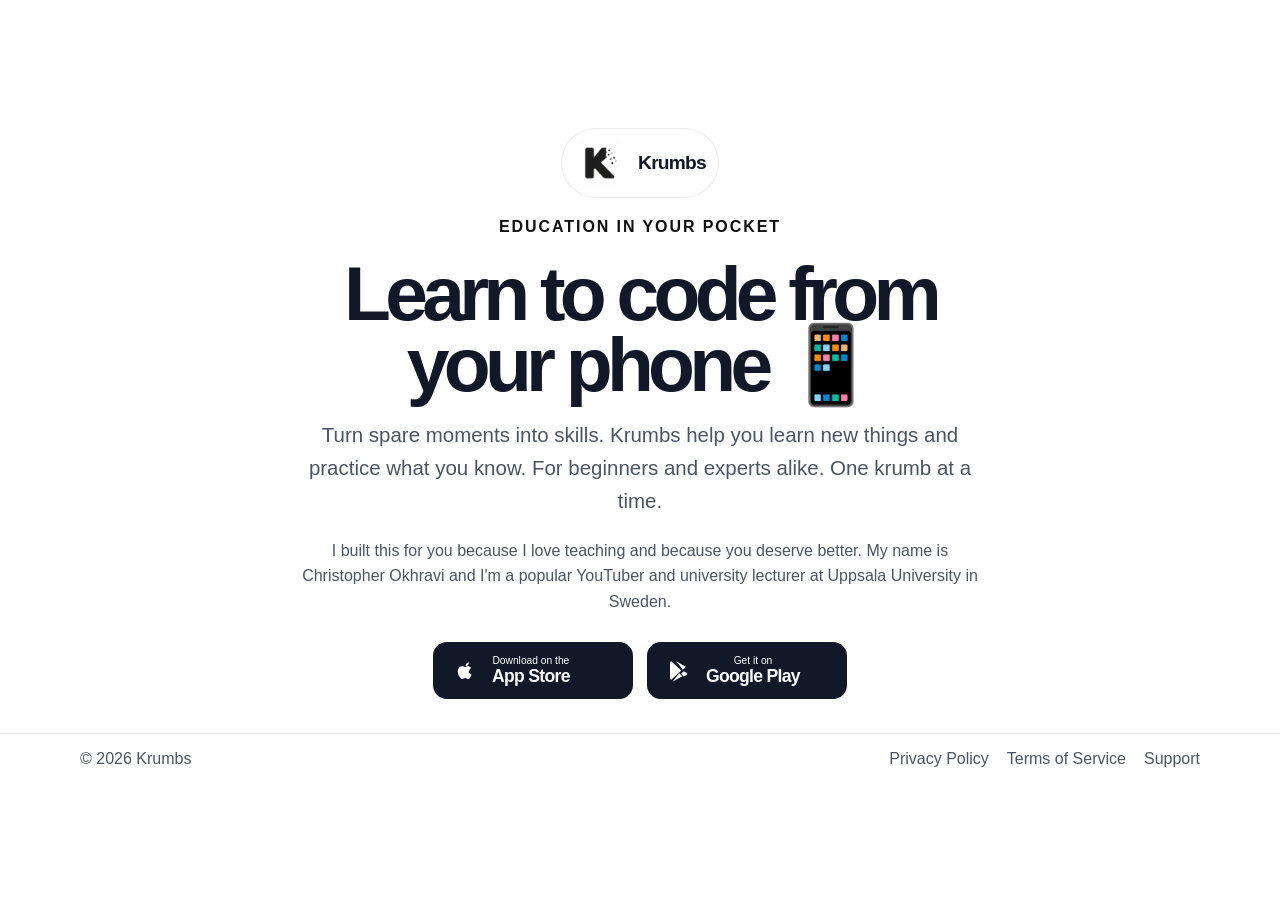
<file: index.html>
<!DOCTYPE html>
<html lang="en">

<head>
    <meta charset="UTF-8" />
    <meta name="viewport" content="width=device-width, initial-scale=1.0" />
    <meta name="description"
        content="Krumbs helps students learn programming through short, engaging lessons that build confidence one small win at a time." />
    <title>Krumbs — Learn programming one small win at a time</title>
    <link rel="icon" type="image/png" sizes="32x32" href="/favicon-32x32.png" />
    <link rel="icon" type="image/png" sizes="16x16" href="/favicon-16x16.png" />
    <link rel="shortcut icon" href="/favicon-32x32.png" />
    <link rel="apple-touch-icon" sizes="180x180" href="/apple-touch-icon.png" />
    <link rel="stylesheet" href="styles.css" />
</head>

<body>
    <div class="page-shell">
        <header class="site-header">
            <div class="container brand-row" aria-label="Krumbs home">
                <a href="/" class="brand" aria-label="Krumbs home">
                    <img src="app_icon.png" alt="Krumbs app icon" class="brand__logo" />
                    <span class="brand__name">Krumbs</span>
                </a>
            </div>
        </header>

        <main>
            <section class="hero">
                <div class="container hero__inner">
                    <div class="hero__content">
                        <!-- <p class="eyebrow">Learning that fits in your pocket</p> -->
                        <p class="eyebrow">Education in your pocket</p>
                        <h1>Learn to code from your phone 📱</h1>
                        <p class="hero__text">
                            <!-- A few seconds here and there is all you need. -->
                            Turn spare moments into skills.
                            Krumbs help you learn new things and practice what you know.
                            For beginners and experts alike.
                            One krumb at a time.
                        </p>
                        <!-- <p class="hero__text">One krumb at a time.</p> -->
                        <p class="hero__small-text">
                            I built this for you because I love teaching and because you deserve better. My name is Christopher Okhravi and I'm a popular YouTuber and university lecturer at Uppsala University in Sweden.
                            <!-- Built with a love for teaching by popular YouTuber and university lecturer Christopher Okhravi (Ph.D.). -->
                        </p>
                        <div class="store-buttons" aria-label="Download Krumbs">
                            <a class="store-button store-button--apple" href="https://example.com/app-store"
                                target="_blank" rel="noreferrer" aria-label="Download on the App Store">
                                <span class="store-button__icon" aria-hidden="true">
                                    <svg viewBox="0 0 24 24" role="img" aria-hidden="true" focusable="false">
                                        <path
                                            d="M15.34 12.1c0-2.1 1.74-3.1 1.82-3.15-1-1.47-2.55-1.67-3.1-1.7-1.32-.13-2.58.78-3.25.78-.67 0-1.7-.76-2.79-.74-1.43.02-2.76.83-3.49 2.11-1.49 2.58-.38 6.39 1.06 8.47.71 1.03 1.56 2.18 2.68 2.14 1.08-.04 1.49-.7 2.8-.7 1.31 0 1.68.7 2.82.68 1.17-.02 1.91-1.05 2.61-2.09.82-1.2 1.16-2.37 1.18-2.43-.03-.01-2.23-.86-3.34-2.57ZM13.98 6.04c.56-.68.94-1.62.84-2.57-.81.03-1.8.54-2.39 1.22-.53.61-1 1.59-.88 2.51.94.07 1.88-.46 2.43-1.16Z"
                                            fill="currentColor" />
                                    </svg>
                                </span>
                                <span class="store-button__text">
                                    <span class="store-button__label">Download on the</span>
                                    <span class="store-button__name">App Store</span>
                                </span>
                            </a>
                            <a class="store-button store-button--google" href="https://example.com/google-play"
                                target="_blank" rel="noreferrer" aria-label="Get it on Google Play">
                                <span class="store-button__icon" aria-hidden="true">
                                    <svg viewBox="0 0 24 24" role="img" aria-hidden="true" focusable="false">
                                        <path
                                            d="M3.22 2.25 13.3 11.5 3.22 20.75A1.5 1.5 0 0 1 2 19.53V3.72a1.5 1.5 0 0 1 1.22-1.47ZM14.9 10.7l2.96-2.87-9.39-5.33 6.43 8.2Zm3.6 3.09-2.72-1.54-2.77 2.6 2.77 2.6 2.72-1.54a1.66 1.66 0 0 0 .8-1.06 1.66 1.66 0 0 0-.8-1.06ZM4.78 22.54l9.39-5.33-2.96-2.87-6.43 8.2Z"
                                            fill="currentColor" />
                                    </svg>
                                </span>
                                <span class="store-button__text">
                                    <span class="store-button__label">Get it on</span>
                                    <span class="store-button__name">Google Play</span>
                                </span>
                            </a>
                        </div>
                    </div>

                </div>
            </section>
        </main>

        <footer class="site-footer">
            <div class="container footer__inner">
                <p class="footer__note">© 2026 Krumbs</p>
                <nav class="footer__nav" aria-label="Footer links">
                    <a href="/privacy">Privacy Policy</a>
                    <a href="/terms">Terms of Service</a>
                    <a href="/support">Support</a>
                </nav>
            </div>
        </footer>
    </div>
</body>

</html>
</file>
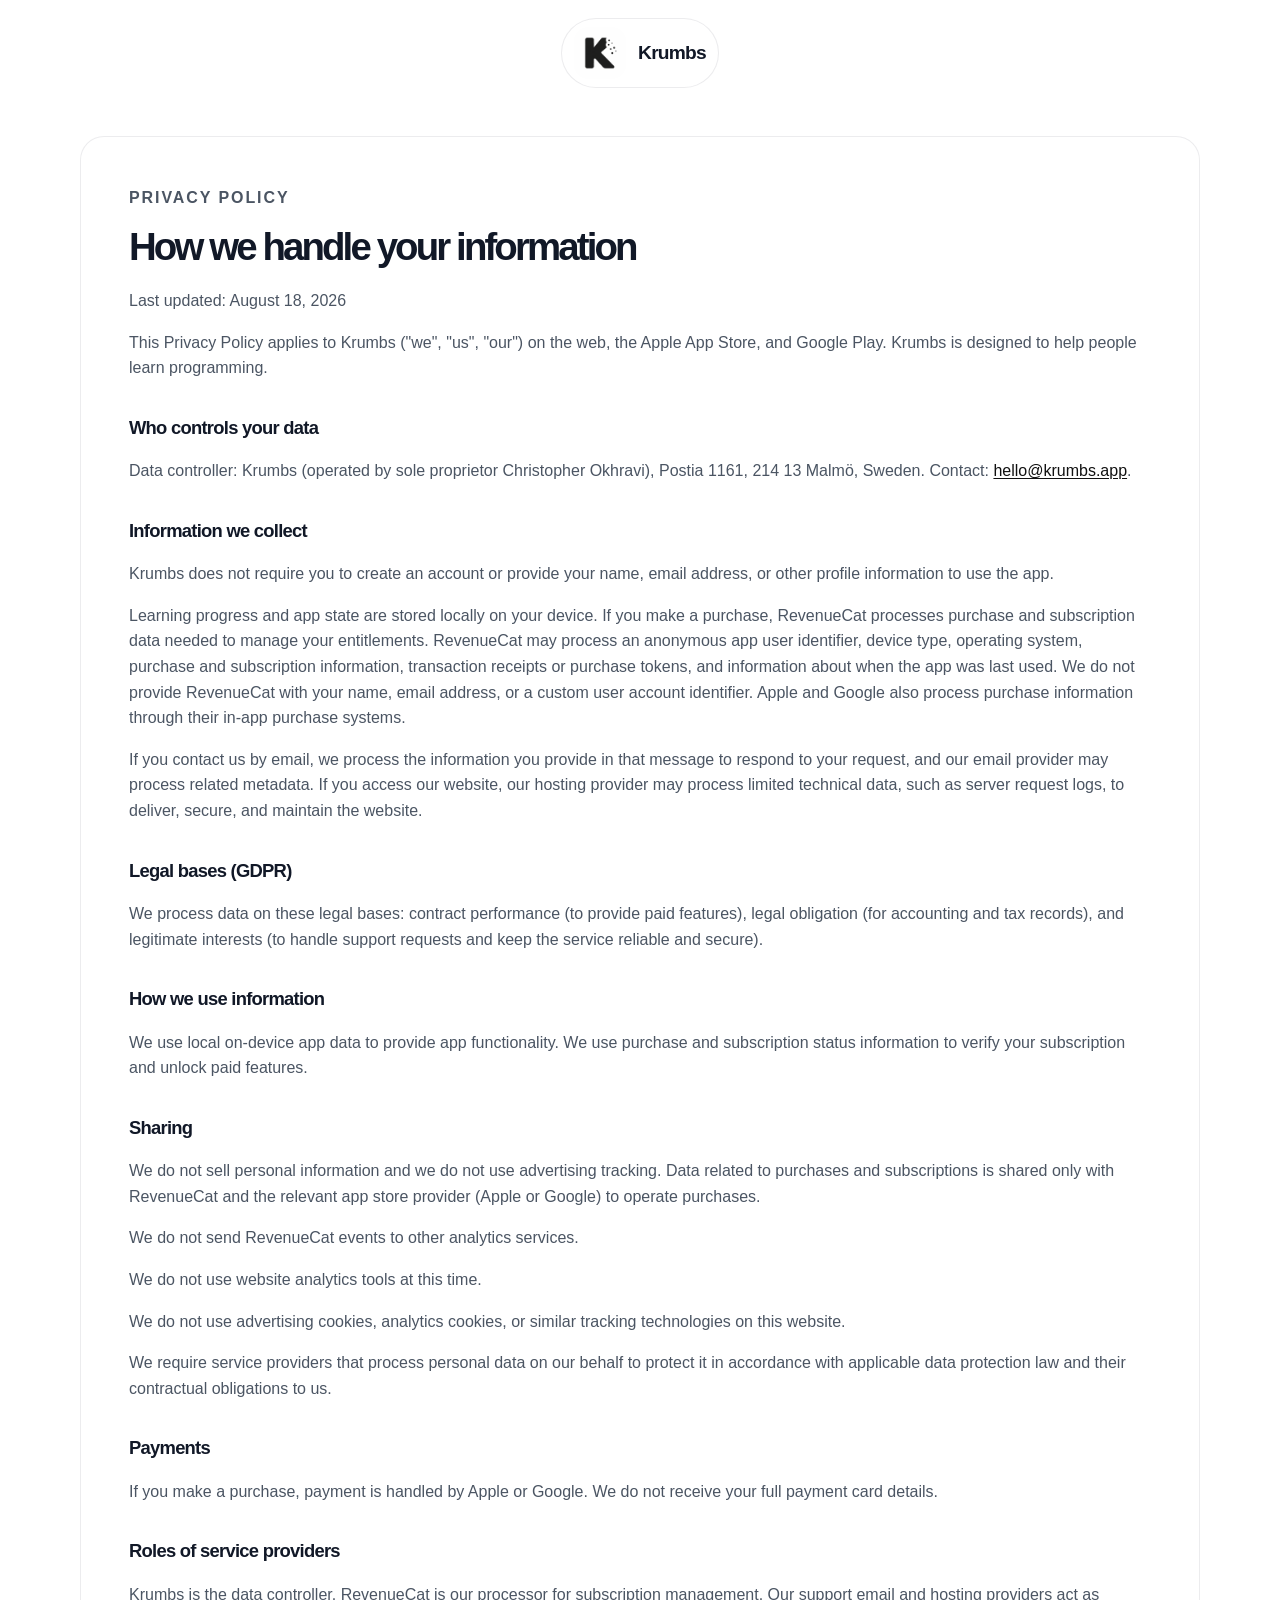
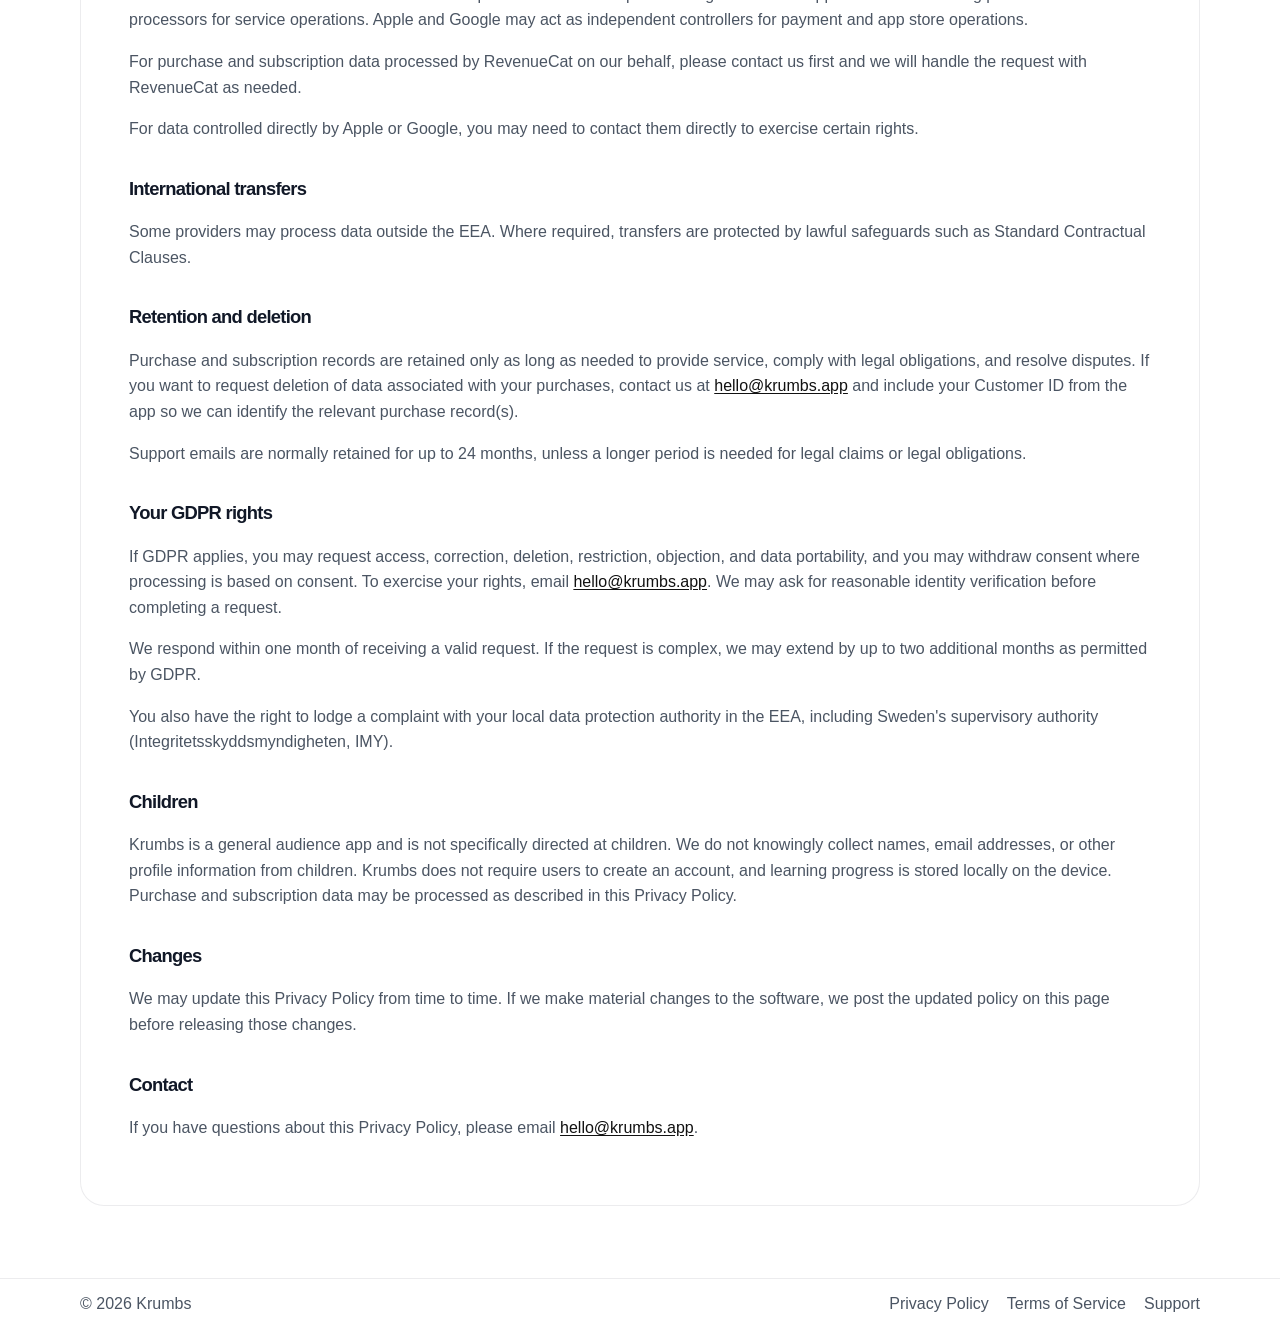
<file: privacy/index.html>
<!DOCTYPE html>
<html lang="en">

<head>
    <meta charset="UTF-8" />
    <meta name="viewport" content="width=device-width, initial-scale=1.0" />
    <meta name="description"
        content="Krumbs privacy policy. Learn how we handle your information and what data the app collects." />
    <title>Privacy Policy | Krumbs</title>
    <link rel="icon" type="image/png" sizes="32x32" href="/favicon-32x32.png" />
    <link rel="icon" type="image/png" sizes="16x16" href="/favicon-16x16.png" />
    <link rel="shortcut icon" href="/favicon.ico" />
    <link rel="apple-touch-icon" sizes="180x180" href="/apple-touch-icon.png" />
    <link rel="stylesheet" href="/styles.css" />
</head>

<body>
    <div class="page-shell">
        <header class="site-header">
            <div class="container brand-row">
                <a href="/" class="brand" aria-label="Krumbs home">
                    <img src="/app_icon.png" alt="Krumbs app icon" class="brand__logo" />
                    <span class="brand__name">Krumbs</span>
                </a>
            </div>
        </header>

        <main class="policy-page">
            <div class="container">
                <article class="content-card">
                    <header class="page-header">
                        <p class="eyebrow">Privacy Policy</p>
                        <h1>How we handle your information</h1>
                    </header>

                    <p>Last updated: August 18, 2026</p>

                    <p>
                        This Privacy Policy applies to Krumbs ("we", "us", "our") on the web, the Apple App
                        Store, and Google Play. Krumbs is designed to help people learn programming.
                    </p>

                    <h2>Who controls your data</h2>
                    <p>
                        Data controller: Krumbs (operated by sole proprietor Christopher Okhravi), Postia 1161,
                        214 13 Malmö, Sweden.
                        Contact: <a href="mailto:hello@krumbs.app">hello@krumbs.app</a>.
                    </p>

                    <h2>Information we collect</h2>
                    <p>
                        Krumbs does not require you to create an account or provide your name, email address, or other
                        profile information to use the app.
                    </p>
                    <p>
                        Learning progress and app state are stored locally on your device.
                        If you make a purchase, RevenueCat processes purchase and subscription data needed to manage
                        your
                        entitlements.
                        RevenueCat may process an anonymous app user identifier, device type, operating system, purchase
                        and subscription information, transaction receipts or purchase tokens, and information about
                        when the app was last used. We do not provide RevenueCat with your name, email address, or a
                        custom user account identifier.
                        Apple and Google also process purchase information through their in-app
                        purchase systems.
                    </p>
                    <p>
                        If you contact us by email, we process the information you provide in that message to respond to your request, and our email provider may process related metadata. If you access our website, our hosting provider may process limited technical data, such as server request logs, to deliver, secure, and maintain the website.
                    </p>

                    <h2>Legal bases (GDPR)</h2>
                    <p>
                        We process data on these legal bases:
                        contract performance (to provide paid features), legal obligation (for accounting and tax
                        records), and legitimate interests (to handle support requests and keep the service
                        reliable and secure).
                    </p>

                    <h2>How we use information</h2>
                    <p>
                        We use local on-device app data to provide app functionality. We use purchase and
                        subscription status information to verify your subscription and unlock paid features.
                    </p>

                    <h2>Sharing</h2>
                    <p>
                        We do not sell personal information and we do not use advertising tracking. Data related
                        to purchases and subscriptions is shared only with RevenueCat and the relevant app store
                        provider (Apple or Google) to operate purchases.
                    </p>
                    <p>
                        We do not send RevenueCat events to other analytics services.
                    </p>
                    <p>We do not use website analytics tools at this time.</p>
                    <p>
                        We do not use advertising cookies, analytics cookies, or similar tracking technologies on
                        this website.
                    </p>
                    <p>
                        We require service providers that process personal data on our behalf to protect it in
                        accordance with applicable data protection law and their contractual obligations to us.
                    </p>

                    <h2>Payments</h2>
                    <p>
                        If you make a purchase, payment is handled by Apple or Google. We do not receive your full
                        payment card details.
                    </p>

                    <h2>Roles of service providers</h2>
                    <p>
                        Krumbs is the data controller. RevenueCat is our processor for subscription management.
                        Our support email and hosting providers act as processors for service operations. Apple
                        and Google may act as independent controllers for payment
                        and app store operations.
                    </p>
                    <p>
                        For purchase and subscription data processed by RevenueCat on our behalf, please contact
                        us first and we will handle the request with RevenueCat as needed.
                    </p>
                    <p>
                        For data controlled directly by Apple or Google, you may need to contact them directly to
                        exercise certain rights.
                    </p>

                    <h2>International transfers</h2>
                    <p>
                        Some providers may process data outside the EEA. Where required, transfers are protected
                        by lawful safeguards such as Standard Contractual Clauses.
                    </p>

                    <h2 id="data-deletion">Retention and deletion</h2>
                    <p>
                        Purchase and subscription records are retained only as long as needed to provide service,
                        comply with legal obligations, and resolve disputes. If you want to request deletion of
                        data associated with your purchases, contact us at
                        <a href="mailto:hello@krumbs.app">hello@krumbs.app</a> and include your Customer ID from the app so we can identify the relevant purchase record(s).
                    </p>
                    <p>
                        Support emails are normally retained for up to 24 months, unless a longer period is needed
                        for legal claims or legal obligations.
                    </p>

                    <h2>Your GDPR rights</h2>
                    <p>
                        If GDPR applies, you may request access, correction, deletion, restriction, objection, and
                        data portability, and you may withdraw consent where processing is based on consent.
                        To exercise your rights, email <a href="mailto:hello@krumbs.app">hello@krumbs.app</a>.
                        We may ask for reasonable identity verification before completing a request.
                    </p>
                    <p>
                        We respond within one month of receiving a valid request. If the request is complex, we
                        may extend by up to two additional months as permitted by GDPR.
                    </p>
                    <p>
                        You also have the right to lodge a complaint with your local data protection authority in
                        the EEA, including Sweden's supervisory authority (Integritetsskyddsmyndigheten, IMY).
                    </p>


                    <h2>Children</h2>
                    <p>
                        Krumbs is a general audience app and is not specifically directed at children. We do not knowingly collect names, email addresses, or other profile information from children. Krumbs does not require users to create an account, and learning progress is stored locally on the device. Purchase and subscription data may be processed as described in this Privacy Policy.
                    </p>

                    <h2>Changes</h2>
                    <p>
                        We may update this Privacy Policy from time to time. If we make material changes to the
                        software, we
                        post the updated policy on this page before releasing those changes.
                    </p>

                    <h2>Contact</h2>
                    <p>
                        If you have questions about this Privacy Policy, please email
                        <a href="mailto:hello@krumbs.app">hello@krumbs.app</a>.
                    </p>
                </article>
            </div>
        </main>

        <footer class="site-footer">
            <div class="container footer__inner">
                <p class="footer__note">© 2026 Krumbs</p>
                <nav class="footer__nav" aria-label="Footer links">
                    <a href="/privacy">Privacy Policy</a>
                    <a href="/terms">Terms of Service</a>
                    <a href="/support">Support</a>
                </nav>
            </div>
        </footer>
    </div>
</body>

</html>
</file>
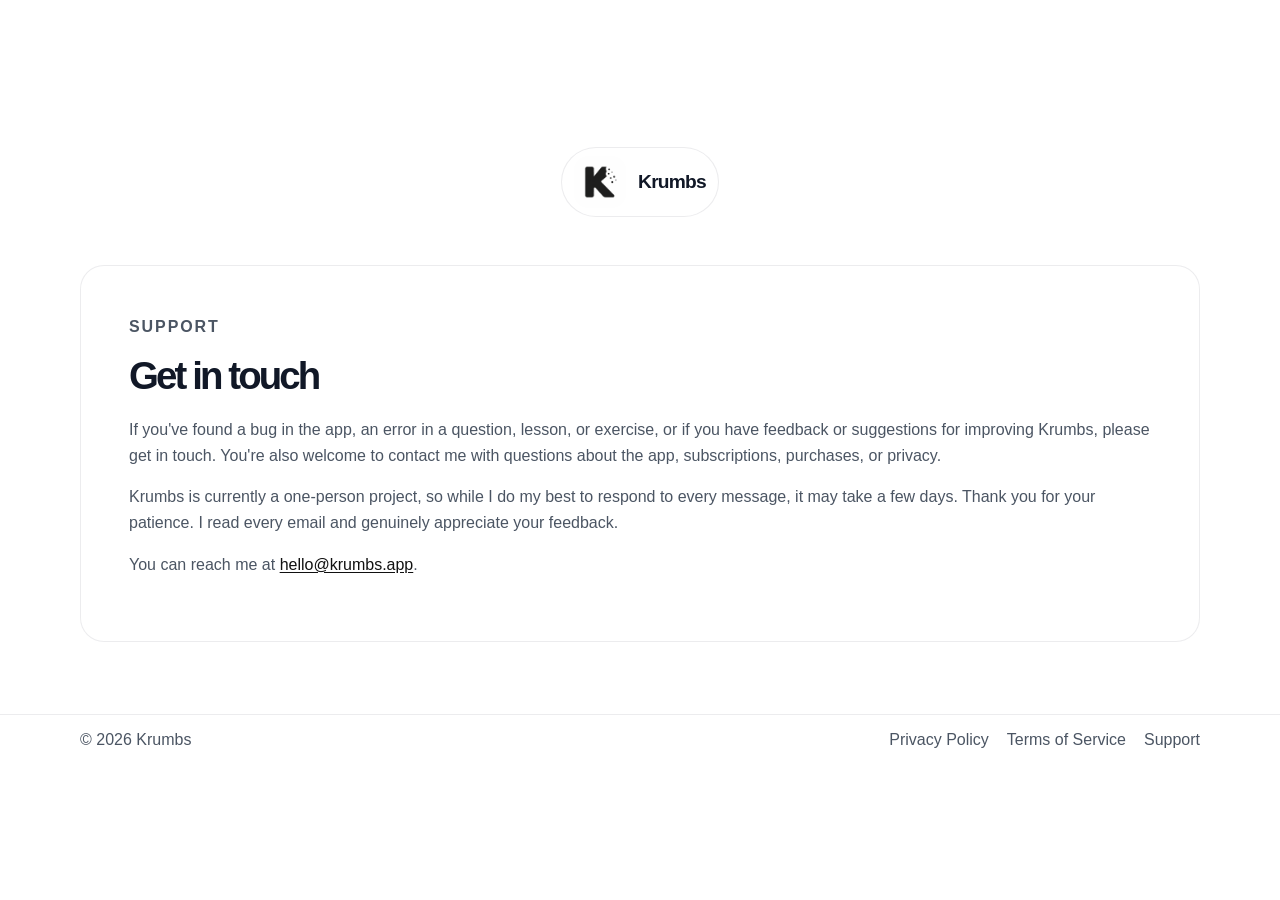
<file: support/index.html>
<!DOCTYPE html>
<html lang="en">

<head>
    <meta charset="UTF-8" />
    <meta name="viewport" content="width=device-width, initial-scale=1.0" />
    <meta name="description"
        content="Get support from Krumbs. Email us for questions, bug reports, feedback, and help with the app." />
    <title>Support | Krumbs</title>
    <link rel="icon" type="image/png" sizes="32x32" href="/favicon-32x32.png" />
    <link rel="icon" type="image/png" sizes="16x16" href="/favicon-16x16.png" />
    <link rel="shortcut icon" href="/favicon.ico" />
    <link rel="apple-touch-icon" sizes="180x180" href="/apple-touch-icon.png" />
    <link rel="stylesheet" href="/styles.css" />
</head>

<body>
    <div class="page-shell">
        <header class="site-header">
            <div class="container brand-row">
                <a href="/" class="brand" aria-label="Krumbs home">
                    <img src="/app_icon.png" alt="Krumbs app icon" class="brand__logo" />
                    <span class="brand__name">Krumbs</span>
                </a>
            </div>
        </header>

        <main class="policy-page">
            <div class="container">
                <article class="content-card">
                    <header class="page-header">
                        <p class="eyebrow">Support</p>
                        <h1>Get in touch</h1>
                    </header>

                    <p>If you've found a bug in the app, an error in a question, lesson, or exercise, or if you have
                        feedback or suggestions for improving Krumbs, please get in touch. You're also welcome to contact me with questions about the app, subscriptions, purchases, or
                        privacy.</p>
                    <p>Krumbs is currently a one-person project, so while I do my best to respond to every message, it
                        may take a few days. Thank you for your patience. I read every email and genuinely appreciate your feedback.</p>
                    <p>You can reach me at <a href="mailto:hello@krumbs.app">hello@krumbs.app</a>.</p>

                </article>
            </div>
        </main>

        <footer class="site-footer">
            <div class="container footer__inner">
                <p class="footer__note">© 2026 Krumbs</p>
                <nav class="footer__nav" aria-label="Footer links">
                    <a href="/privacy">Privacy Policy</a>
                    <a href="/terms">Terms of Service</a>
                    <a href="/support">Support</a>
                </nav>
            </div>
        </footer>
    </div>
</body>

</html>
</file>
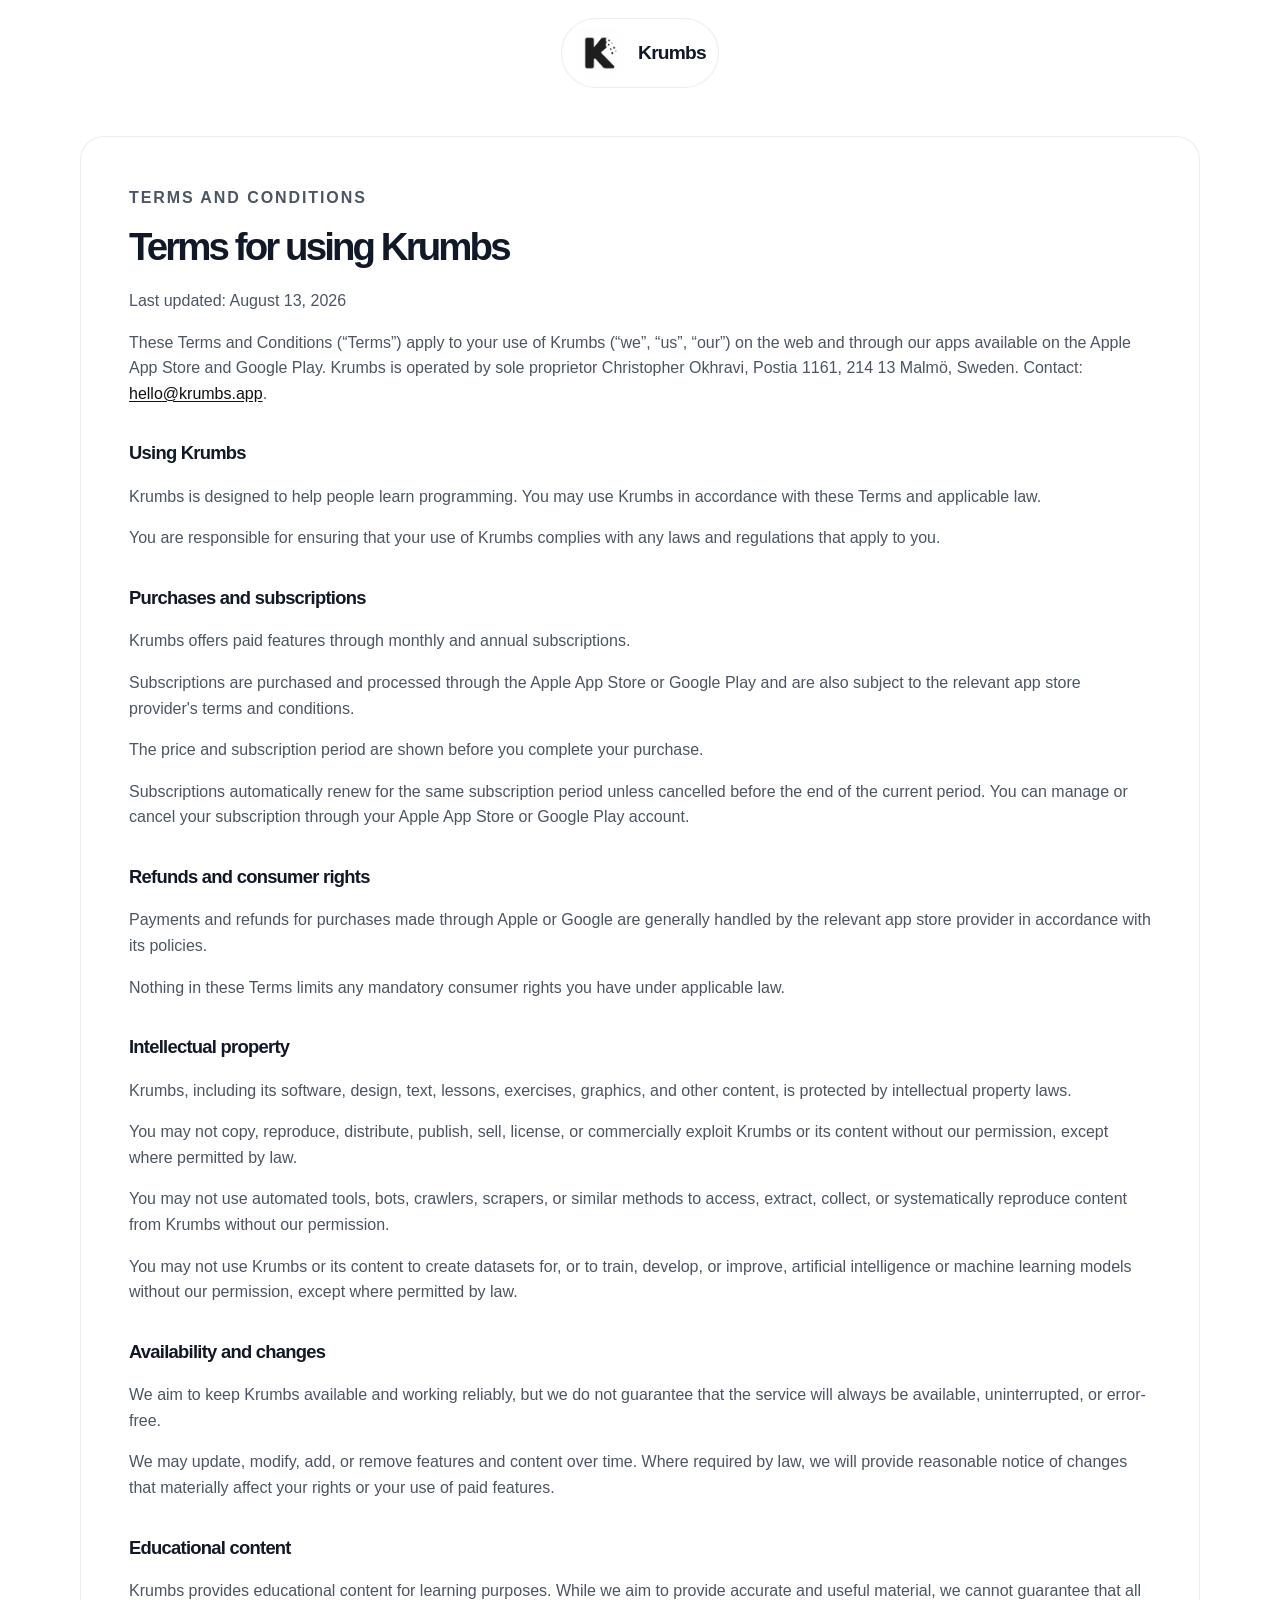
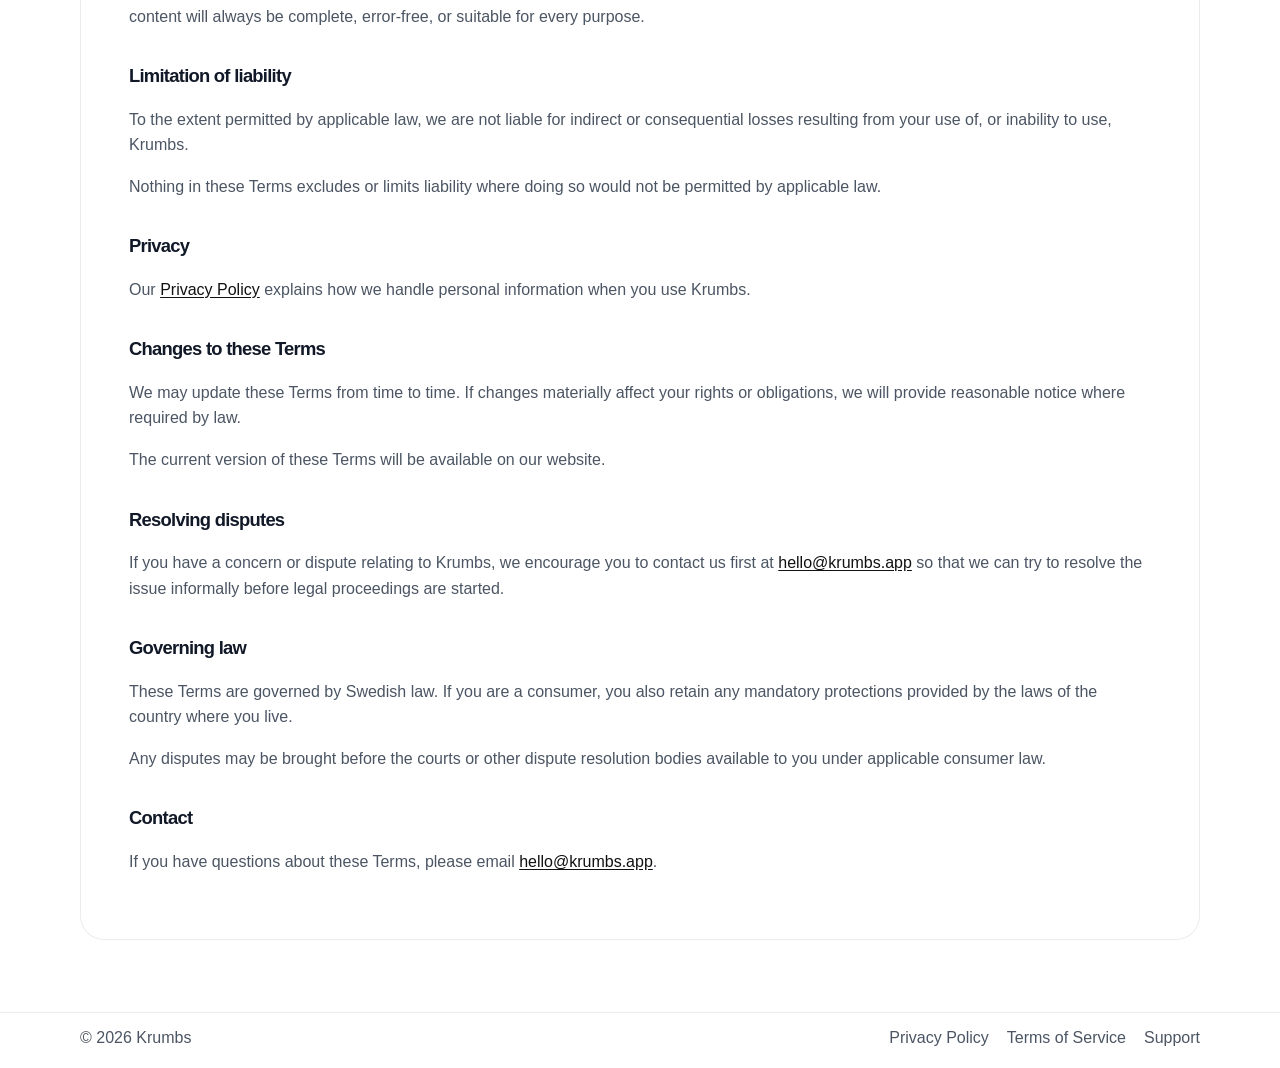
<file: terms/index.html>
<!DOCTYPE html>
<html lang="en">
  <head>
    <meta charset="UTF-8" />
    <meta name="viewport" content="width=device-width, initial-scale=1.0" />
    <meta
      name="description"
      content="Terms of Service for Krumbs. Learn the terms for using the app and website."
    />
    <title>Terms and Conditions | Krumbs</title>
    <link rel="icon" type="image/png" sizes="32x32" href="/favicon-32x32.png" />
    <link rel="icon" type="image/png" sizes="16x16" href="/favicon-16x16.png" />
    <link rel="shortcut icon" href="/favicon.ico" />
    <link rel="apple-touch-icon" sizes="180x180" href="/apple-touch-icon.png" />
    <link rel="stylesheet" href="/styles.css" />
  </head>
  <body>
    <div class="page-shell">
      <header class="site-header">
        <div class="container brand-row">
          <a href="/" class="brand" aria-label="Krumbs home">
            <img src="/app_icon.png" alt="Krumbs app icon" class="brand__logo" />
            <span class="brand__name">Krumbs</span>
          </a>
        </div>
      </header>

      <main class="terms-page">
        <div class="container">
          <article class="content-card">
            <header class="page-header">
              <p class="eyebrow">Terms and Conditions</p>
              <h1>Terms for using Krumbs</h1>
            </header>

            <p>Last updated: August 13, 2026</p>

            <p>
              These Terms and Conditions (&ldquo;Terms&rdquo;) apply to your use of Krumbs (&ldquo;we&rdquo;,
              &ldquo;us&rdquo;, &ldquo;our&rdquo;) on the web and through our apps available on the Apple App
              Store and Google Play. Krumbs is operated by sole proprietor Christopher Okhravi, Postia 1161,
              214 13 Malmö, Sweden. Contact: <a href="mailto:hello@krumbs.app">hello@krumbs.app</a>.
            </p>

            <h2>Using Krumbs</h2>
            <p>
              Krumbs is designed to help people learn programming. You may use Krumbs in accordance with
              these Terms and applicable law.
            </p>
            <p>
              You are responsible for ensuring that your use of Krumbs complies with any laws and
              regulations that apply to you.
            </p>

            <h2>Purchases and subscriptions</h2>
            <p>
              Krumbs offers paid features through monthly and annual subscriptions.
            </p>
            <p>
              Subscriptions are purchased and processed through the Apple App Store or Google Play and are
              also subject to the relevant app store provider's terms and conditions.
            </p>
            <p>
              The price and subscription period are shown before you complete your purchase.
            </p>
            <p>
              Subscriptions automatically renew for the same subscription period unless cancelled before the
              end of the current period. You can manage or cancel your subscription through your Apple App
              Store or Google Play account.
            </p>

            <h2>Refunds and consumer rights</h2>
            <p>
              Payments and refunds for purchases made through Apple or Google are generally handled by the
              relevant app store provider in accordance with its policies.
            </p>
            <p>
              Nothing in these Terms limits any mandatory consumer rights you have under applicable law.
            </p>

            <h2>Intellectual property</h2>
            <p>
              Krumbs, including its software, design, text, lessons, exercises, graphics, and other
              content, is protected by intellectual property laws.
            </p>
            <p>
              You may not copy, reproduce, distribute, publish, sell, license, or commercially exploit
              Krumbs or its content without our permission, except where permitted by law.
            </p>
            <p>
              You may not use automated tools, bots, crawlers, scrapers, or similar methods to access,
              extract, collect, or systematically reproduce content from Krumbs without our permission.
            </p>
            <p>
              You may not use Krumbs or its content to create datasets for, or to train, develop, or
              improve, artificial intelligence or machine learning models without our permission, except
              where permitted by law.
            </p>

            <h2>Availability and changes</h2>
            <p>
              We aim to keep Krumbs available and working reliably, but we do not guarantee that the
              service will always be available, uninterrupted, or error-free.
            </p>
            <p>
              We may update, modify, add, or remove features and content over time. Where required by law,
              we will provide reasonable notice of changes that materially affect your rights or your use of
              paid features.
            </p>

            <h2>Educational content</h2>
            <p>
              Krumbs provides educational content for learning purposes. While we aim to provide accurate and
              useful material, we cannot guarantee that all content will always be complete, error-free, or
              suitable for every purpose.
            </p>

            <h2>Limitation of liability</h2>
            <p>
              To the extent permitted by applicable law, we are not liable for indirect or consequential
              losses resulting from your use of, or inability to use, Krumbs.
            </p>
            <p>
              Nothing in these Terms excludes or limits liability where doing so would not be permitted by
              applicable law.
            </p>

            <h2>Privacy</h2>
            <p>
              Our <a href="/privacy">Privacy Policy</a> explains how we handle personal information when you
              use Krumbs.
            </p>

            <h2>Changes to these Terms</h2>
            <p>
              We may update these Terms from time to time. If changes materially affect your rights or
              obligations, we will provide reasonable notice where required by law.
            </p>
            <p>
              The current version of these Terms will be available on our website.
            </p>

            <h2>Resolving disputes</h2>
            <p>
              If you have a concern or dispute relating to Krumbs, we encourage you to contact us first at
              <a href="mailto:hello@krumbs.app">hello@krumbs.app</a> so that we can try to resolve the issue
              informally before legal proceedings are started.
            </p>

            <h2>Governing law</h2>
            <p>
              These Terms are governed by Swedish law. If you are a consumer, you also retain any mandatory
              protections provided by the laws of the country where you live.
            </p>
            <p>
              Any disputes may be brought before the courts or other dispute resolution bodies available to
              you under applicable consumer law.
            </p>

            <h2>Contact</h2>
            <p>
              If you have questions about these Terms, please email
              <a href="mailto:hello@krumbs.app">hello@krumbs.app</a>.
            </p>
          </article>
        </div>
      </main>

      <footer class="site-footer">
        <div class="container footer__inner">
          <p class="footer__note">© 2026 Krumbs</p>
          <nav class="footer__nav" aria-label="Footer links">
            <a href="/privacy">Privacy Policy</a>
            <a href="/terms">Terms of Service</a>
            <a href="/support">Support</a>
          </nav>
        </div>
      </footer>
    </div>
  </body>
</html>
</file>
<file: styles.css>
:root {
  --bg: #fffaf3;
  --surface: #ffffff;
  --surface-alt: #fff7ea;
  --text: #111827;
  --muted: #4b5563;
  --line: rgba(17, 24, 39, 0.08);
  --brand: #55dc30;
  --brand-dark: #111;
  --brand-soft: #fef3c7;
  --shadow: 0 20px 40px rgba(17, 24, 39, 0.08);
}

* {
  box-sizing: border-box;
}

html {
  scroll-behavior: smooth;
}

body {
  margin: 0;
  min-height: 100vh;
  font-family: Inter, "Segoe UI", Roboto, Helvetica, Arial, sans-serif;
  /* background: linear-gradient(180deg, #fffaf3 0%, #fff7ea 100%); */
  color: var(--text);
  line-height: 1.6;
}

a {
  color: inherit;
  text-decoration: none;
}

img {
  max-width: 100%;
  display: block;
}

.page-shell {
  min-height: 100vh;
  display: flex;
  flex-direction: column;
  justify-content: center;
}

.container {
  width: min(1120px, calc(100% - 32px));
  margin: 0 auto;
}

.site-header {
  padding: 18px 0 0;
}

.brand-row {
  display: flex;
  align-items: center;
  justify-content: center;
}

.brand {
  display: inline-flex;
  align-items: center;
  gap: 12px;
  padding: 8px 12px;
  border-radius: 999px;
  background: #fff;
  border: 1px solid rgba(17, 24, 39, 0.08);
}

.brand__logo {
  width: 52px;
  height: 52px;
  border-radius: 16px;
}

.brand__name {
  font-size: 1.2rem;
  font-weight: 700;
  letter-spacing: -0.04em;
  color: var(--text);
}

.hero {
  padding: 16px 0 34px;
  flex: 1;
  display: flex;
  align-items: center;
  justify-content: center;
}

.hero__inner {
  display: grid;
  grid-template-columns: 1fr;
  gap: 28px;
  align-items: center;
  text-align: center;
}

.hero__content {
  max-width: 700px;
  margin: 0 auto;
}

.eyebrow {
  margin: 0 0 18px;
  color: var(--brand-dark);
  font-size: 1rem;
  font-weight: 800;
  letter-spacing: 0.12em;
  text-transform: uppercase;
}

h1 {
  margin: 0;
  font-size: clamp(2.8rem, 6vw, 5rem);
  line-height: 0.92;
  letter-spacing: -0.075em;
  color: var(--text);
}

.hero__text {
  margin: 20px auto 0;
  max-width: 80ch;
  font-size: 1.28rem;
  color: var(--muted);
}

.hero__small-text {
  margin: 20px auto 0;
  max-width: 80ch;
  /* font-size: 0.9rem; */
  color: var(--muted);
}

.store-buttons {
  display: flex;
  flex-wrap: wrap;
  justify-content: center;
  gap: 14px;
  margin-top: 28px;
}

.store-button {
  min-width: 200px;
  display: inline-flex;
  align-items: center;
  gap: 12px;
  padding: 12px 18px;
  border-radius: 14px;
  border: 1px solid rgba(17, 24, 39, 0.08);
  /* background: var(--brand); */
  background: #111827;
  color: #fff;
  transition: transform 0.15s ease, box-shadow 0.15s ease;
}

.store-button:hover,
.store-button:focus-visible {
  transform: translateY(-1px);
}

.store-button__icon {
  display: inline-flex;
  align-items: center;
  justify-content: center;
  width: 28px;
  height: 28px;
  flex-shrink: 0;
}

.store-button__icon svg {
  width: 24px;
  height: 24px;
  display: block;
}

.store-button__text {
  display: inline-flex;
  flex-direction: column;
  line-height: 1.1;
}

.store-button__label {
  font-size: 0.64rem;
  color: #fff;
  text-transform: none;
}

.store-button__name {
  font-size: 1.1rem;
  font-weight: 700;
  letter-spacing: -0.04em;
}


.site-footer {
  border-top: 1px solid rgba(17, 24, 39, 0.08);
  background: rgba(255, 255, 255, 0.5);
}

.footer__inner {
  display: flex;
  justify-content: space-between;
  align-items: center;
  gap: 16px;
  padding: 12px 0 18px;
}

.footer__note,
.footer__nav {
  margin: 0;
  color: var(--muted);
}

.footer__nav {
  display: flex;
  flex-wrap: wrap;
  justify-content: flex-end;
  gap: 18px;
}

.footer__nav a {
  color: var(--muted);
}

.footer__nav a:hover,
.footer__nav a:focus-visible {
  color: var(--brand-dark);
}

.policy-page,
.terms-page {
  padding: 48px 0 72px;
}

.content-card {
  background: rgba(255, 255, 255, 0.85);
  border: 1px solid var(--line);
  border-radius: 24px;
  padding: clamp(24px, 4vw, 48px);
}

.page-header {
  margin-bottom: 24px;
}

.page-header h1 {
  font-size: clamp(2rem, 3vw, 3rem);
  margin-bottom: 12px;
}

.page-header p,
.content-card p,
.content-card li {
  color: var(--muted);
}

.content-card h2 {
  margin-top: 32px;
  font-size: 1.15rem;
  letter-spacing: -0.04em;
}

.content-card ul {
  padding-left: 20px;
  margin-top: 12px;
}

.content-card a {
  color: var(--brand-dark);
  text-decoration: underline;
  text-underline-offset: 0.15em;
}

@media (max-width: 760px) {
  .page-shell {
    justify-content: flex-start;
  }

  .hero__inner {
    grid-template-columns: 1fr;
  }

  .hero {
    padding-top: 18px;
    padding-bottom: 16px;
  }

  .hero__content {
    max-width: 100%;
    text-align: center;
  }

  .hero__text {
    margin-left: auto;
    margin-right: auto;
  }

  .store-buttons {
    justify-content: center;
  }

  .site-footer,
  .footer__inner {
    text-align: center;
  }

  .footer__inner {
    display: grid;
    justify-items: center;
  }

  .footer__nav {
    justify-content: center;
  }
}
</file>
